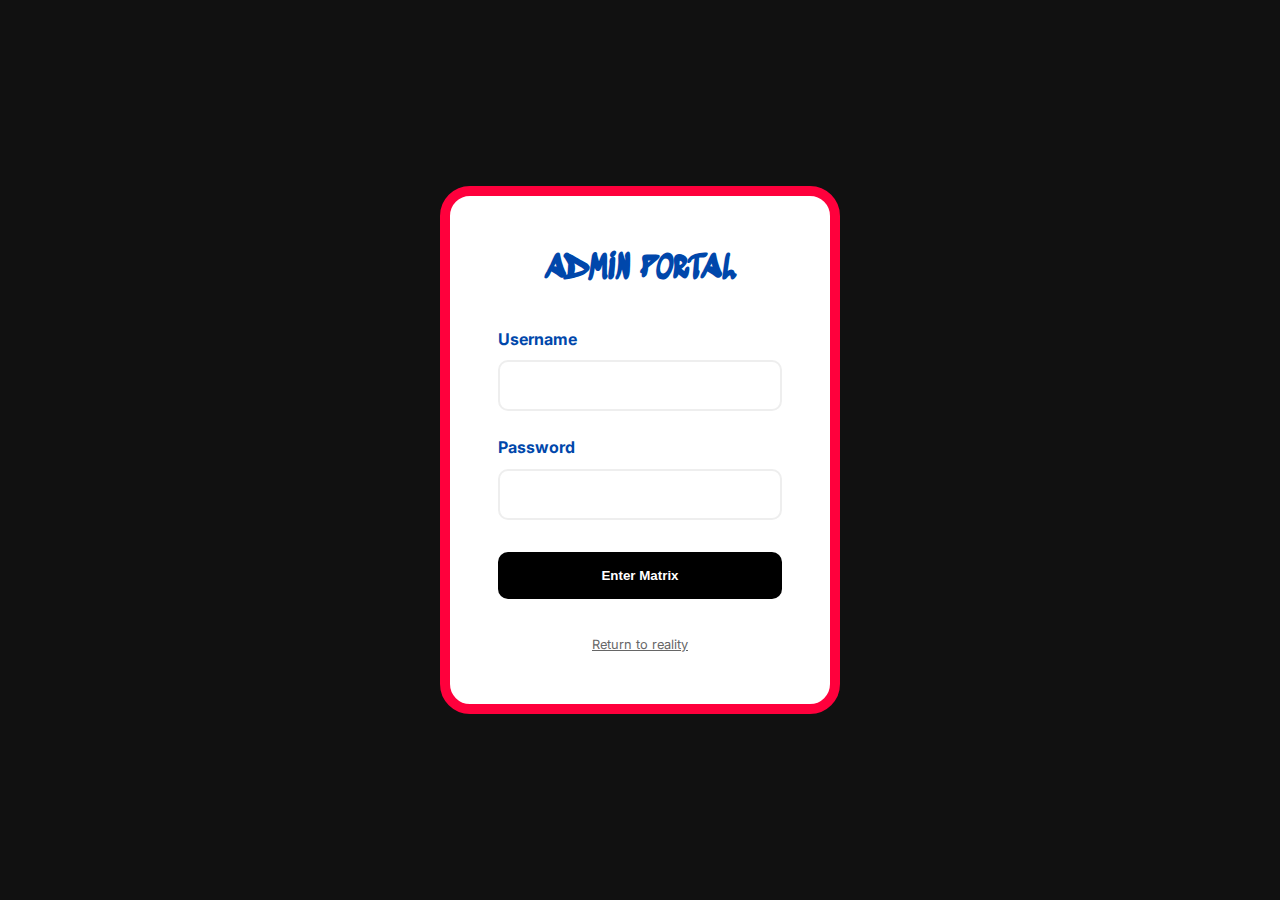
<file: admin-dashboard.html>
<!DOCTYPE html>
<html lang="en">

<head>
    <meta charset="UTF-8">
    <meta name="viewport" content="width=device-width, initial-scale=1.0">
    <title>Admin Command | Baked Phuket</title>
    <link href="https://fonts.googleapis.com/css2?family=Inter:wght@400;700&family=Sedgwick+Ave+Display&display=swap"
        rel="stylesheet">
    <link rel="stylesheet" href="style.css">
    <style>
        .admin-dashboard {
            padding: 50px 5%;
            background: #f0f0f0;
            min-height: 100vh;
        }

        .admin-nav {
            display: flex;
            gap: 2rem;
            margin-bottom: 3rem;
            padding: 1rem;
            background: white;
            border-radius: 15px;
            border: 2px solid var(--neon-blue);
        }

        .admin-nav button {
            background: none;
            border: none;
            font-family: var(--font-heading);
            font-size: 1.5rem;
            cursor: pointer;
            color: #666;
        }

        .admin-nav button.active {
            color: var(--neon-red);
        }

        .admin-section {
            display: none;
            background: white;
            padding: 2rem;
            border-radius: 30px;
            border: 5px solid var(--neon-red);
        }

        .admin-section.active {
            display: block;
        }

        table {
            width: 100%;
            border-collapse: collapse;
            margin-top: 1rem;
        }

        th,
        td {
            padding: 1rem;
            text-align: left;
            border-bottom: 1px solid #eee;
        }

        .btn-approve {
            background: #2ecc71;
            color: white;
            border: none;
            padding: 5px 10px;
            border-radius: 5px;
            cursor: pointer;
        }

        .btn-reject {
            background: #e74c3c;
            color: white;
            border: none;
            padding: 5px 10px;
            border-radius: 5px;
            cursor: pointer;
        }

        .btn-add {
            background: var(--neon-blue);
            color: white;
            border: none;
            padding: 5px 10px;
            border-radius: 5px;
            cursor: pointer;
        }

        .modal {
            display: none;
            position: fixed;
            top: 0;
            left: 0;
            width: 100%;
            height: 100%;
            background: rgba(0, 0, 0, 0.8);
            z-index: 4000;
            justify-content: center;
            align-items: center;
        }

        .modal-content {
            background: white;
            padding: 2rem;
            border-radius: 20px;
            width: 100%;
            max-width: 500px;
        }
    </style>
</head>

<body>
    <div class="admin-dashboard">
        <h1 style="font-family:var(--font-heading); font-size:4rem; margin-bottom:2rem; color:var(--text-color);">ADMIN
            COMMAND</h1>

        <div class="admin-nav">
            <button class="active" onclick="showAdminSection('members')">Manage Members</button>
            <button onclick="showAdminSection('orders')">Manage Purchases</button>
            <button onclick="logoutAdmin()" style="margin-left:auto; color:black;">Exit</button>
        </div>

        <!-- Members Management -->
        <section id="admin-members" class="admin-section active">
            <h2>Member Directory</h2>
            <table>
                <thead>
                    <tr>
                        <th>Member ID</th>
                        <th>Name</th>
                        <th>Email</th>
                        <th>Status</th>
                        <th>Actions</th>
                    </tr>
                </thead>
                <tbody id="admin-member-list"></tbody>
            </table>
        </section>

        <!-- Orders Management -->
        <section id="admin-orders" class="admin-section">
            <div style="display:flex; justify-content:space-between; align-items:center;">
                <h2>Recent Purchases</h2>
                <button class="btn-add" onclick="openOrderModal()">+ New Purchase</button>
            </div>
            <table>
                <thead>
                    <tr>
                        <th>Member ID</th>
                        <th>Date</th>
                        <th>Items</th>
                        <th>Total</th>
                        <th>Source</th>
                    </tr>
                </thead>
                <tbody id="admin-order-list"></tbody>
            </table>
        </section>
    </div>

    <!-- Add Purchase Modal -->
    <div class="modal" id="order-modal">
        <div class="modal-content">
            <h2 style="font-family:var(--font-heading); margin-bottom:1rem;">Add Shop Purchase</h2>
            <form id="new-order-form">
                <div style="margin-bottom:1rem;">
                    <label>Member ID</label><br>
                    <input type="text" id="order-member-id" placeholder="BKD-XXXX" required
                        style="width:100%; padding:0.5rem; margin-top:5px;">
                </div>
                <div style="margin-bottom:1rem;">
                    <label>Items Purchased</label><br>
                    <input type="text" id="order-items" placeholder="2x Cookies, 1x Tee" required
                        style="width:100%; padding:0.5rem; margin-top:5px;">
                </div>
                <div style="margin-bottom:1rem;">
                    <label>Total (THB)</label><br>
                    <input type="number" id="order-total" placeholder="1200" required
                        style="width:100%; padding:0.5rem; margin-top:5px;">
                </div>
                <div style="display:flex; gap:1rem;">
                    <button type="submit"
                        style="flex:1; padding:1rem; background:var(--neon-blue); color:white; border:none; border-radius:10px; cursor:pointer;">Assign
                        Purchase</button>
                    <button type="button" onclick="closeOrderModal()"
                        style="flex:1; padding:1rem; background:#eee; border:none; border-radius:10px; cursor:pointer;">Cancel</button>
                </div>
            </form>
        </div>
    </div>

    <script src="admin.js"></script>
    <script>
        document.addEventListener('DOMContentLoaded', () => {
            if (localStorage.getItem('isAdmin') !== 'true') { window.location.href = 'admin.html'; return; }
            renderMembers();
            renderAllOrders();
        });

        function showAdminSection(name) {
            document.querySelectorAll('.admin-section').forEach(s => s.classList.remove('active'));
            document.querySelectorAll('.admin-nav button').forEach(b => b.classList.remove('active'));
            document.getElementById(`admin-${name}`).classList.add('active');
            event.target.classList.add('active');
        }

        function openOrderModal() { document.getElementById('order-modal').style.display = 'flex'; }
        function closeOrderModal() { document.getElementById('order-modal').style.display = 'none'; }
        function logoutAdmin() { localStorage.removeItem('isAdmin'); window.location.href = 'index.html'; }
    </script>
</body>

</html>
</file>
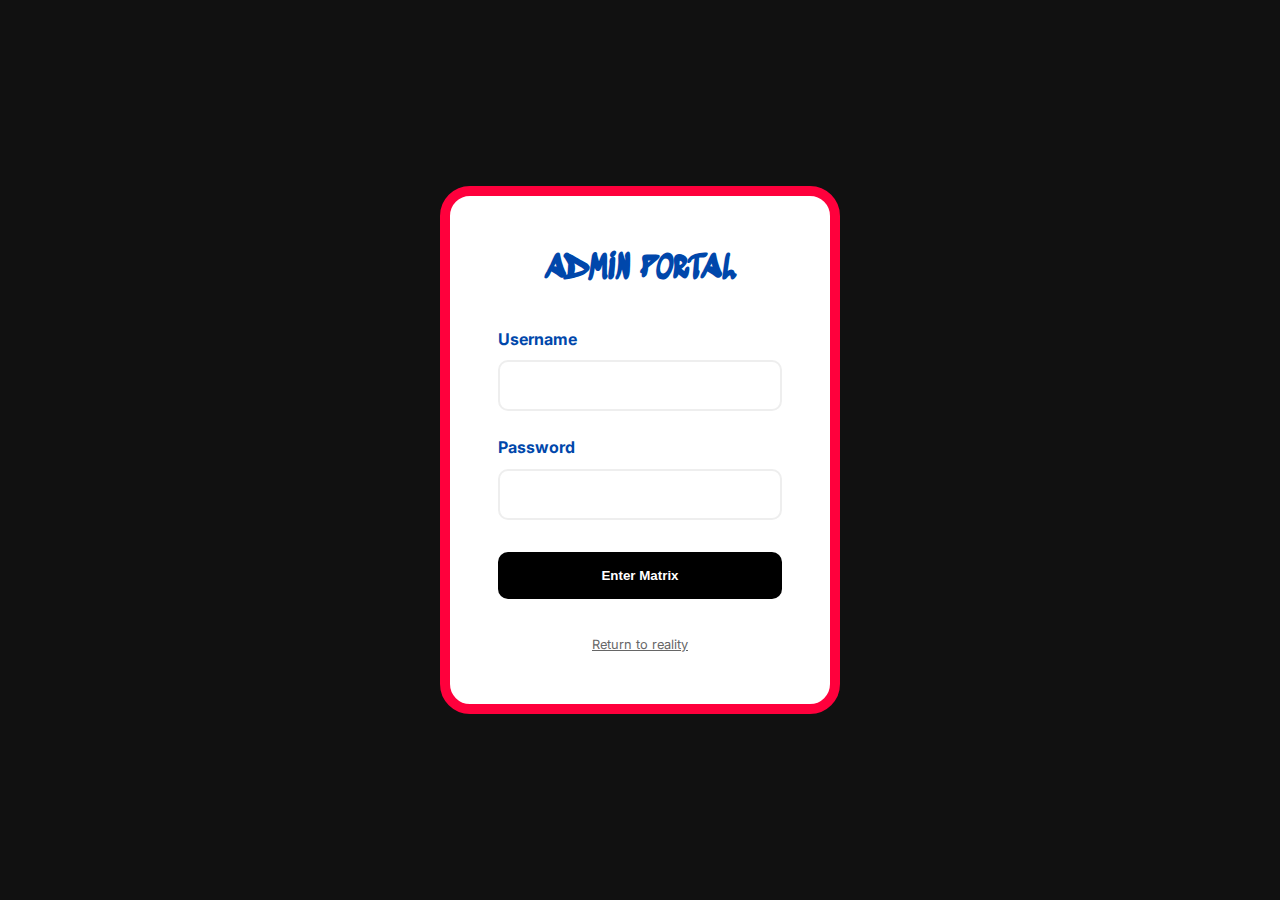
<file: admin.html>
<!DOCTYPE html>
<html lang="en">

<head>
    <meta charset="UTF-8">
    <meta name="viewport" content="width=device-width, initial-scale=1.0">
    <title>Admin Login | Baked Phuket</title>
    <link href="https://fonts.googleapis.com/css2?family=Inter:wght@400;700&family=Sedgwick+Ave+Display&display=swap"
        rel="stylesheet">
    <link rel="stylesheet" href="style.css">
    <style>
        .admin-auth-container {
            min-height: 100vh;
            display: flex;
            justify-content: center;
            align-items: center;
            background: #111;
        }

        .admin-card {
            background: white;
            padding: 3rem;
            border-radius: 30px;
            border: 10px solid var(--neon-red);
            width: 100%;
            max-width: 400px;
        }
    </style>
</head>

<body>
    <div class="admin-auth-container">
        <div class="admin-card">
            <h1 style="font-family:var(--font-heading); color:var(--neon-blue); margin-bottom:2rem; text-align:center;">
                ADMIN PORTAL</h1>
            <form id="admin-login-form">
                <div class="form-group" style="margin-bottom:1.5rem;">
                    <label style="display:block; margin-bottom:0.5rem; font-weight:bold;">Username</label>
                    <input type="text" id="admin-user"
                        style="width:100%; padding:1rem; border:2px solid #eee; border-radius:10px;" required>
                </div>
                <div class="form-group" style="margin-bottom:2rem;">
                    <label style="display:block; margin-bottom:0.5rem; font-weight:bold;">Password</label>
                    <input type="password" id="admin-pass"
                        style="width:100%; padding:1rem; border:2px solid #eee; border-radius:10px;" required>
                </div>
                <button type="submit"
                    style="width:100%; padding:1rem; background:black; color:white; border:none; border-radius:10px; font-weight:bold; cursor:pointer;">Enter
                    Matrix</button>
            </form>
            <p id="admin-error" style="color:red; margin-top:1rem; display:none; text-align:center;">Invalid
                Credentials!</p>
            <p style="margin-top:2rem; text-align:center;"><a href="index.html"
                    style="color:#666; font-size:0.8rem;">Return to reality</a></p>
        </div>
    </div>

    <script>
        document.getElementById('admin-login-form').addEventListener('submit', (e) => {
            e.preventDefault();
            const user = document.getElementById('admin-user').value;
            const pass = document.getElementById('admin-pass').value;
            const error = document.getElementById('admin-error');

            if (user === 'admin' && pass === 'admin') {
                localStorage.setItem('isAdmin', 'true');
                window.location.href = 'admin-dashboard.html';
            } else {
                error.style.display = 'block';
            }
        });
    </script>
</body>

</html>
</file>
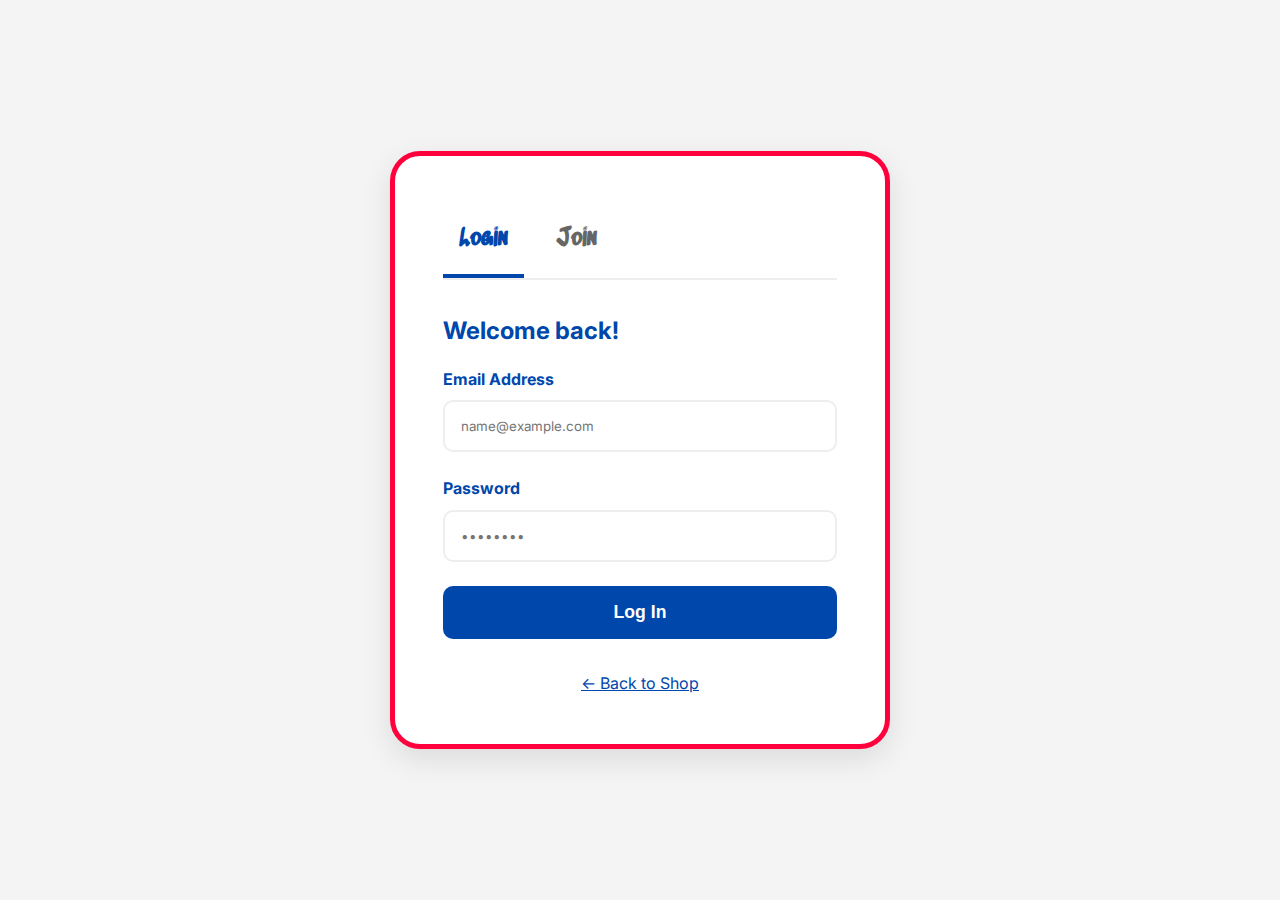
<file: auth.html>
<!DOCTYPE html>
<html lang="en">

<head>
    <meta charset="UTF-8">
    <meta name="viewport" content="width=device-width, initial-scale=1.0">
    <title>Member Access | Baked Phuket</title>
    <link rel="preconnect" href="https://fonts.googleapis.com">
    <link rel="preconnect" href="https://fonts.gstatic.com" crossorigin>
    <link href="https://fonts.googleapis.com/css2?family=Inter:wght@400;700&family=Sedgwick+Ave+Display&display=swap"
        rel="stylesheet">
    <link rel="stylesheet" href="style.css">
    <style>
        .auth-container {
            min-height: 100vh;
            display: flex;
            justify-content: center;
            align-items: center;
            padding: 2rem;
            background: #f4f4f4;
        }

        .auth-card {
            background: white;
            padding: 3rem;
            border-radius: 30px;
            border: 5px solid var(--neon-red);
            width: 100%;
            max-width: 500px;
            box-shadow: 0 10px 30px rgba(0, 0, 0, 0.1);
        }

        .auth-tabs {
            display: flex;
            gap: 1rem;
            margin-bottom: 2rem;
            border-bottom: 2px solid #eee;
        }

        .auth-tab {
            padding: 1rem;
            cursor: pointer;
            font-weight: bold;
            color: #666;
            font-family: var(--font-heading);
            font-size: 1.5rem;
        }

        .auth-tab.active {
            color: var(--neon-blue);
            border-bottom: 4px solid var(--neon-blue);
        }

        .form-group {
            margin-bottom: 1.5rem;
        }

        .form-group label {
            display: block;
            margin-bottom: 0.5rem;
            font-weight: 700;
            color: var(--text-color);
        }

        .form-group input {
            width: 100%;
            padding: 1rem;
            border: 2px solid #eee;
            border-radius: 10px;
            font-family: inherit;
        }

        .auth-btn {
            width: 100%;
            padding: 1rem;
            background: var(--neon-blue);
            color: white;
            border: none;
            border-radius: 10px;
            font-weight: bold;
            font-size: 1.1rem;
            cursor: pointer;
            transition: 0.3s;
        }

        .auth-btn:hover {
            transform: scale(1.02);
            filter: brightness(1.1);
        }
    </style>
</head>

<body>
    <div class="auth-container">
        <div class="auth-card">
            <div class="auth-tabs">
                <div class="auth-tab active" id="tab-login" onclick="switchAuth('login')">Login</div>
                <div class="auth-tab" id="tab-join" onclick="switchAuth('join')">Join</div>
            </div>

            <form id="login-form">
                <h2 style="color:var(--text-color); margin-bottom:1rem;">Welcome back!</h2>
                <div class="form-group">
                    <label>Email Address</label>
                    <input type="email" id="login-email" required placeholder="name@example.com">
                </div>
                <div class="form-group">
                    <label>Password</label>
                    <input type="password" id="login-pass" required placeholder="••••••••">
                </div>
                <button type="submit" class="auth-btn">Log In</button>
            </form>

            <form id="join-form" style="display:none;">
                <h2 style="color:var(--text-color); margin-bottom:1rem;">Become a Member</h2>
                <div class="form-group">
                    <label>Full Name</label>
                    <input type="text" id="join-name" required placeholder="John Doe">
                </div>
                <div class="form-group">
                    <label>Email Address</label>
                    <input type="email" id="join-email" required placeholder="name@example.com">
                </div>
                <div class="form-group">
                    <label>Passport / ID Number</label>
                    <input type="text" id="join-id-number" required placeholder="G12345678">
                    <small style="color: #888;">Legal requirement for cannabis purchases in Thailand.</small>
                </div>
                <div class="form-group">
                    <label>Upload Passport/ID Photo</label>
                    <div style="border: 2px dashed #ccc; padding: 10px; border-radius: 10px; text-align: center;">
                        <input type="file" id="join-id-photo" required accept="image/*"
                            style="border: none; padding: 0;">
                    </div>
                </div>
                <div class="form-group">
                    <label>Password</label>
                    <input type="password" id="join-pass" required placeholder="••••••••">
                </div>
                <button type="submit" class="auth-btn" style="background:var(--neon-red);">Sign Up</button>
            </form>

            <p style="margin-top:2rem; text-align:center;"><a href="index.html" style="color:var(--text-color);">← Back
                    to Shop</a></p>
        </div>
    </div>

    <script src="user.js"></script>
    <script>
        function switchAuth(type) {
            const loginForm = document.getElementById('login-form');
            const joinForm = document.getElementById('join-form');
            const tabLogin = document.getElementById('tab-login');
            const tabJoin = document.getElementById('tab-join');

            if (type === 'login') {
                loginForm.style.display = 'block';
                joinForm.style.display = 'none';
                tabLogin.classList.add('active');
                tabJoin.classList.remove('active');
            } else {
                loginForm.style.display = 'none';
                joinForm.style.display = 'block';
                tabLogin.classList.remove('active');
                tabJoin.classList.add('active');
            }
        }
    </script>
</body>

</html>
</file>
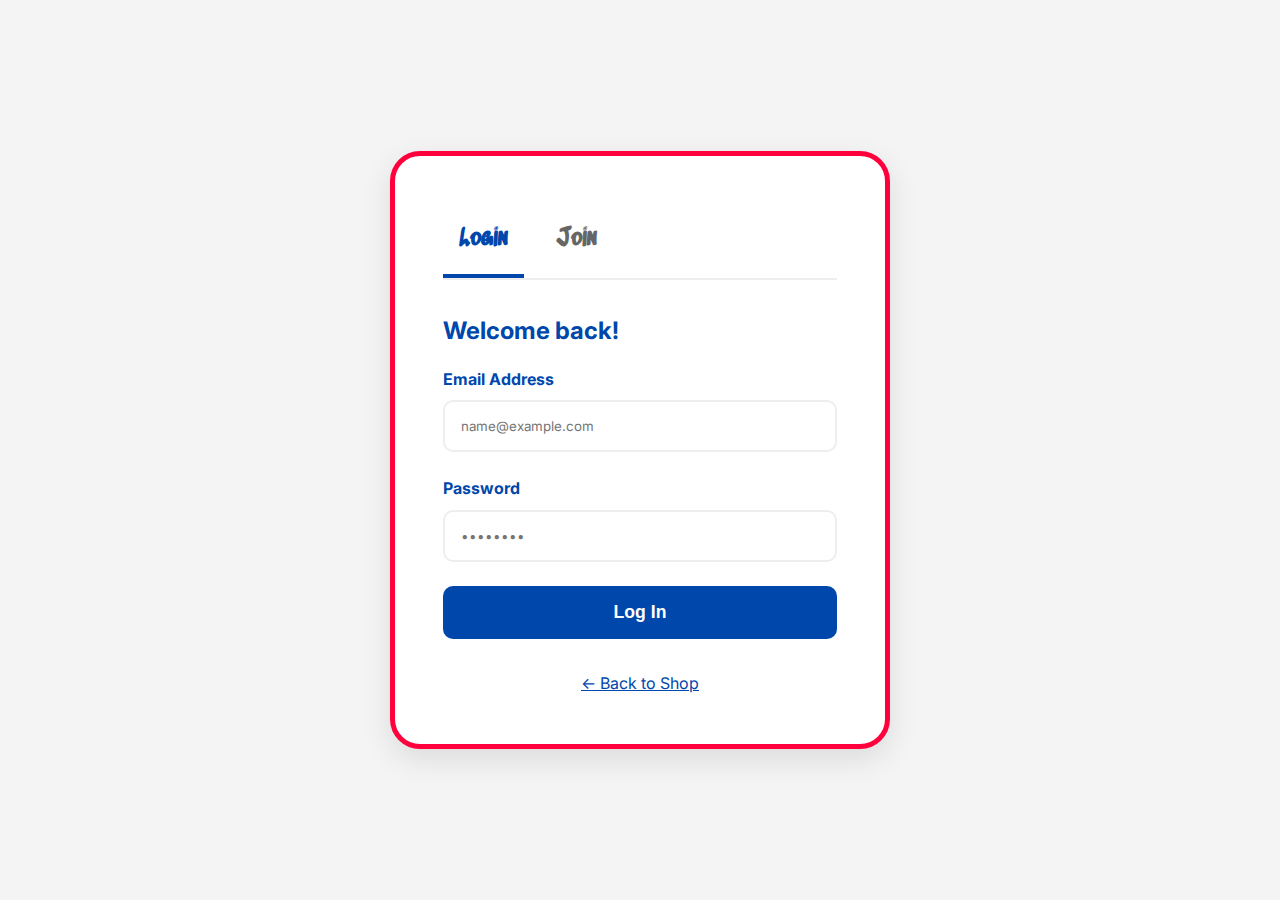
<file: dashboard.html>
<!DOCTYPE html>
<html lang="en">

<head>
    <meta charset="UTF-8">
    <meta name="viewport" content="width=device-width, initial-scale=1.0">
    <title>Member Dashboard | Baked Phuket</title>
    <link href="https://fonts.googleapis.com/css2?family=Inter:wght@400;700&family=Sedgwick+Ave+Display&display=swap"
        rel="stylesheet">
    <link rel="stylesheet" href="style.css">
    <style>
        :root {
            --dashboard-bg: #0a0a0a;
            --card-bg: #1a1a1a;
            --border-color: #333;
        }

        body {
            background-color: var(--dashboard-bg);
            color: #fff;
        }

        .dashboard-container {
            padding: 80px 5%;
            min-height: 100vh;
        }

        .dashboard-header {
            display: flex;
            justify-content: space-between;
            align-items: center;
            margin-bottom: 2rem;
            padding-bottom: 1rem;
            border-bottom: 1px solid var(--border-color);
        }

        .member-header-info h1 {
            font-family: var(--font-heading);
            font-size: 2.5rem;
            color: var(--neon-red);
        }

        .member-id-badge {
            background: var(--neon-blue);
            color: white;
            padding: 8px 16px;
            border-radius: 50px;
            font-weight: bold;
            font-size: 1rem;
            box-shadow: 0 0 15px rgba(0, 243, 255, 0.3);
        }

        /* Tabs Interface */
        .dash-tabs {
            display: flex;
            gap: 1rem;
            margin-bottom: 2rem;
            border-bottom: 1px solid var(--border-color);
            padding-bottom: 10px;
        }

        .tab-btn {
            background: none;
            border: none;
            color: #888;
            font-size: 1.1rem;
            font-weight: bold;
            cursor: pointer;
            padding: 10px 20px;
            transition: 0.3s;
            position: relative;
        }

        .tab-btn.active {
            color: var(--neon-red);
        }

        .tab-btn.active::after {
            content: '';
            position: absolute;
            bottom: -11px;
            left: 0;
            width: 100%;
            height: 3px;
            background: var(--neon-red);
            box-shadow: 0 0 10px var(--neon-red);
        }

        .tab-content {
            display: none;
        }

        .tab-content.active {
            display: block;
            animation: fadeIn 0.5s ease;
        }

        @keyframes fadeIn {
            from {
                opacity: 0;
                transform: translateY(10px);
            }

            to {
                opacity: 1;
                transform: translateY(0);
            }
        }

        /* Stats Grid */
        .stats-grid {
            display: grid;
            grid-template-columns: repeat(auto-fit, minmax(200px, 1fr));
            gap: 1.5rem;
            margin-bottom: 2rem;
        }

        .stat-card {
            background: var(--card-bg);
            padding: 1.5rem;
            border-radius: 15px;
            border: 1px solid var(--border-color);
            text-align: center;
        }

        .stat-card h3 {
            color: #888;
            font-size: 0.9rem;
            text-transform: uppercase;
            margin-bottom: 0.5rem;
        }

        .stat-card .value {
            font-size: 2rem;
            font-weight: bold;
            color: var(--neon-blue);
        }

        /* History Table */
        .purchase-table-container {
            background: var(--card-bg);
            padding: 1.5rem;
            border-radius: 15px;
            border: 1px solid var(--border-color);
            overflow-x: auto;
        }

        table {
            width: 100%;
            border-collapse: collapse;
        }

        th,
        td {
            padding: 1rem;
            text-align: left;
            border-bottom: 1px solid var(--border-color);
        }

        th {
            color: #888;
            font-weight: bold;
        }

        .source-tag {
            padding: 4px 8px;
            border-radius: 4px;
            font-size: 0.75rem;
            text-transform: uppercase;
            font-weight: 700;
        }

        .tag-shop {
            background: #1565c0;
            color: white;
        }

        .tag-online {
            background: #7b1fa2;
            color: white;
        }

        .tag-delivery {
            background: var(--neon-red);
            color: white;
        }

        /* Delivery Section */
        .delivery-grid {
            display: grid;
            grid-template-columns: repeat(auto-fill, minmax(280px, 1fr));
            gap: 2rem;
        }

        .delivery-card {
            background: var(--card-bg);
            border-radius: 20px;
            overflow: hidden;
            border: 1px solid var(--border-color);
            transition: 0.3s;
            position: relative;
        }

        .delivery-card:hover {
            transform: translateY(-5px);
            border-color: var(--neon-red);
            box-shadow: 0 5px 20px rgba(255, 49, 49, 0.2);
        }

        .delivery-card img {
            width: 100%;
            height: 200px;
            object-fit: cover;
            filter: grayscale(0.5);
            transition: 0.3s;
        }

        .delivery-card:hover img {
            filter: grayscale(0);
        }

        .card-info {
            padding: 1.5rem;
        }

        .card-info h3 {
            font-size: 1.5rem;
            margin-bottom: 0.5rem;
            font-family: var(--font-heading);
        }

        .card-info p {
            color: #aaa;
            font-size: 0.9rem;
            line-height: 1.4;
            height: 2.8rem;
            overflow: hidden;
            margin-bottom: 1rem;
        }

        .card-footer {
            display: flex;
            justify-content: space-between;
            align-items: center;
        }

        .price {
            font-size: 1.3rem;
            font-weight: bold;
            color: var(--neon-blue);
        }

        .btn-add {
            background: var(--neon-red);
            color: white;
            border: none;
            padding: 8px 15px;
            border-radius: 5px;
            cursor: pointer;
            font-weight: bold;
            transition: 0.3s;
        }

        .btn-add:hover {
            background: #ff4d4d;
            box-shadow: 0 0 10px var(--neon-red);
        }

        /* Cart Sidebar */
        .cart-toggle {
            position: fixed;
            bottom: 30px;
            right: 30px;
            background: var(--neon-red);
            color: white;
            width: 60px;
            height: 60px;
            border-radius: 50%;
            display: flex;
            justify-content: center;
            align-items: center;
            cursor: pointer;
            box-shadow: 0 5px 20px rgba(0, 0, 0, 0.5);
            z-index: 100;
            font-size: 1.5rem;
        }

        #cart-count {
            position: absolute;
            top: 0;
            right: 0;
            background: white;
            color: var(--neon-red);
            font-size: 0.8rem;
            font-weight: bold;
            width: 20px;
            height: 20px;
            border-radius: 50%;
            display: flex;
            justify-content: center;
            align-items: center;
        }

        .cart-panel {
            position: fixed;
            top: 0;
            right: -400px;
            width: 400px;
            height: 100%;
            background: #111;
            box-shadow: -10px 0 30px rgba(0, 0, 0, 0.5);
            z-index: 101;
            transition: 0.4s cubic-bezier(0.16, 1, 0.3, 1);
            padding: 2rem;
            display: flex;
            flex-direction: column;
        }

        .cart-panel.open {
            right: 0;
        }

        .cart-header {
            display: flex;
            justify-content: space-between;
            align-items: center;
            margin-bottom: 2rem;
        }

        .close-cart {
            font-size: 2rem;
            cursor: pointer;
        }

        .cart-items {
            flex-grow: 1;
            overflow-y: auto;
        }

        .cart-item {
            display: flex;
            justify-content: space-between;
            align-items: center;
            margin-bottom: 1rem;
            padding-bottom: 1rem;
            border-bottom: 1px solid #222;
        }

        .cart-item-info h4 {
            margin: 0;
            font-size: 1rem;
        }

        .cart-item-info p {
            margin: 0;
            color: #888;
            font-size: 0.85rem;
        }

        .cart-total {
            margin-top: 1rem;
            padding-top: 1rem;
            border-top: 2px solid var(--neon-blue);
        }

        .total-row {
            display: flex;
            justify-content: space-between;
            font-size: 1.5rem;
            font-weight: bold;
            margin-bottom: 1.5rem;
        }

        .btn-checkout {
            width: 100%;
            padding: 15px;
            background: var(--neon-blue);
            color: white;
            border: none;
            border-radius: 10px;
            font-weight: bold;
            font-size: 1.1rem;
            cursor: pointer;
            transition: 0.3s;
        }

        .btn-checkout:hover {
            box-shadow: 0 0 20px var(--neon-blue);
        }

        /* Payment Modal */
        .modal {
            position: fixed;
            top: 0;
            left: 0;
            width: 100%;
            height: 100%;
            background: rgba(0, 0, 0, 0.9);
            z-index: 200;
            display: none;
            justify-content: center;
            align-items: center;
        }

        .modal-content {
            background: #1a1a1a;
            width: 90%;
            max-width: 500px;
            border-radius: 20px;
            border: 1px solid #333;
            padding: 2.5rem;
            position: relative;
        }

        .payment-options {
            display: grid;
            grid-template-columns: 1fr 1fr;
            gap: 1rem;
            margin-bottom: 2rem;
        }

        .pay-opt {
            border: 2px solid #333;
            padding: 1.5rem;
            border-radius: 15px;
            text-align: center;
            cursor: pointer;
            transition: 0.3s;
        }

        .pay-opt:hover,
        .pay-opt.selected {
            border-color: var(--neon-red);
            background: rgba(255, 49, 49, 0.1);
        }

        .pay-opt i {
            font-size: 2rem;
            display: block;
            margin-bottom: 10px;
        }

        .crypto-details {
            display: none;
            text-align: center;
            animation: fadeIn 0.5s;
        }

        .wallet-addr {
            background: #000;
            padding: 10px;
            border-radius: 5px;
            font-family: monospace;
            word-break: break-all;
            margin: 1rem 0;
            color: var(--neon-blue);
        }

        .qr-placeholder {
            width: 150px;
            height: 150px;
            background: white;
            margin: 1rem auto;
            display: flex;
            justify-content: center;
            align-items: center;
            color: black;
            font-weight: bold;
        }

        .loading-dots:after {
            content: '.';
            animation: dots 1.5s steps(5, end) infinite;
        }

        @keyframes dots {

            0%,
            20% {
                content: '.';
            }

            40% {
                content: '..';
            }

            60% {
                content: '...';
            }

            80%,
            100% {
                content: '';
            }
        }
    </style>
</head>

<body>
    <div class="dashboard-container">
        <!-- Header -->
        <div class="dashboard-header">
            <div class="member-header-info">
                <h1 id="welcome-name">Yo!</h1>
                <p>Status: <span id="member-status" style="font-weight:bold;">Active</span></p>
            </div>
            <div style="text-align:right;">
                <div class="member-id-badge" id="member-id-display">ID: BKD-000</div>
                <button onclick="logout()"
                    style="margin-top:10px; cursor:pointer; background:none; border:none; text-decoration:underline; color:#888;">Log
                    Out</button>
            </div>
        </div>

        <!-- Tabs -->
        <div class="dash-tabs">
            <button class="tab-btn active" onclick="switchTab('overview')">Account Overview</button>
            <button class="tab-btn" onclick="switchTab('delivery')">Order Delivery</button>
        </div>

        <!-- Overview Content -->
        <div id="overview-tab" class="tab-content active">
            <div class="stats-grid">
                <div class="stat-card">
                    <h3>Total Purchases</h3>
                    <div class="value" id="total-orders">0</div>
                </div>
                <div class="stat-card">
                    <h3>Points Earned</h3>
                    <div class="value" id="member-points">0</div>
                </div>
                <div class="stat-card">
                    <h3>Latest Item</h3>
                    <div class="value" id="latest-item" style="font-size:1.2rem;">None</div>
                </div>
            </div>

            <h2 style="font-family: var(--font-heading); margin-bottom: 1.5rem; font-size: 2rem;">Recent Activity</h2>
            <div class="purchase-table-container">
                <table>
                    <thead>
                        <tr>
                            <th>Date</th>
                            <th>Order ID</th>
                            <th>Items</th>
                            <th>Total</th>
                            <th>Source</th>
                        </tr>
                    </thead>
                    <tbody id="purchase-history-body">
                        <!-- Purchases will be populated here -->
                    </tbody>
                </table>
            </div>
        </div>

        <!-- Delivery Content -->
        <div id="delivery-tab" class="tab-content">
            <div style="margin-bottom: 2rem;">
                <h2 style="font-family: var(--font-heading); font-size: 2.5rem; color: var(--neon-blue);">Baked Delivery
                </h2>
                <p style="color: #888;">Premium strains & edibles delivered to your door in Phuket.</p>
            </div>

            <div class="delivery-grid" id="delivery-menu">
                <!-- Products will be populated here -->
            </div>
        </div>

        <p style="margin-top:3rem; text-align:center;"><a href="index.html"
                style="color:var(--neon-blue); text-decoration: none;">← Back to Main Page</a></p>
    </div>

    <!-- Cart Sidebar -->
    <div class="cart-toggle" onclick="toggleCart()">
        🛍️ <div id="cart-count">0</div>
    </div>

    <div class="cart-panel" id="cart-panel">
        <div class="cart-header">
            <h2 style="font-family: var(--font-heading); margin: 0;">Your Bag</h2>
            <div class="close-cart" onclick="toggleCart()">&times;</div>
        </div>
        <div class="cart-items" id="cart-items-list">
            <!-- Cart items here -->
            <p style="text-align: center; color: #555; margin-top: 3rem;">Your bag is empty.</p>
        </div>
        <div class="cart-total">
            <div class="total-row">
                <span>Total</span>
                <span id="cart-total-value">THB 0</span>
            </div>
            <button class="btn-checkout" id="checkout-btn" disabled onclick="openPaymentModal()">Checkout Now</button>
        </div>
    </div>

    <!-- Payment Modal -->
    <div id="payment-modal" class="modal">
        <div class="modal-content">
            <div style="position:absolute; top: 15px; right: 20px; font-size: 1.5rem; cursor: pointer;"
                onclick="closeModal()">×</div>
            <h2 style="font-family: var(--font-heading); margin-bottom: 0.5rem; color: var(--neon-red);">Finalize Order
            </h2>
            <p style="color: #888; margin-bottom: 2rem;">How would you like to pay?</p>

            <div class="payment-options">
                <div class="pay-opt" id="opt-cod" onclick="selectPayment('cod')">
                    <i>💵</i>
                    <span>Cash on Delivery</span>
                </div>
                <div class="pay-opt" id="opt-crypto" onclick="selectPayment('crypto')">
                    <i>₿</i>
                    <span>Pay with Crypto</span>
                </div>
            </div>

            <div id="cod-details" class="crypto-details">
                <p>Please have the exact amount ready for the rider.</p>
                <div class="total-row" style="margin-top:20px; justify-content:center; gap: 10px;">
                    <span style="font-size:1rem; color:#888;">Total Due:</span>
                    <span id="pay-total-cod" style="font-size:1.2rem; color:var(--neon-blue);">THB 0</span>
                </div>
                <button class="btn-checkout" style="margin-top:20px;" onclick="placeOrder('cod')">Confirm Order</button>
            </div>

            <div id="crypto-details" class="crypto-details">
                <p>Send precisely the USDT equivalent to:</p>
                <div class="wallet-addr" id="wallet-address">0xBB4...880F</div>
                <div class="qr-placeholder" id="qr-display">QR CODE</div>
                <p style="font-size: 0.8rem; color: #888;">Network: TRON (TRC-20)</p>
                <div style="margin: 1rem 0; font-weight: bold; color: var(--neon-red);" class="loading-dots">
                    Verifying transaction
                </div>
                <button class="btn-checkout" style="opacity: 0.5; cursor: not-allowed;">Awaiting Payment...</button>
            </div>

            <div id="success-message" class="crypto-details">
                <h3 style="color: #4CAF50; font-size: 2rem;">Order Received!</h3>
                <p>Your exotics are being prepared for delivery.</p>
                <p style="margin-top: 1rem;">Tracking ID: <span id="new-order-id"
                        style="font-weight: bold; color: var(--neon-blue);">#000000</span></p>
                <button class="btn-checkout" style="margin-top: 2rem; background: #4CAF50;"
                    onclick="location.reload()">Great!</button>
            </div>
        </div>
    </div>

    <!-- Scripts -->
    <script src="products.js"></script>
    <script src="user.js"></script>
    <script>
        // Tab switching
        function switchTab(tab) {
            document.querySelectorAll('.tab-btn').forEach(b => b.classList.remove('active'));
            document.querySelectorAll('.tab-content').forEach(c => c.classList.remove('active'));

            if (tab === 'overview') {
                document.querySelector('.tab-btn:nth-child(1)').classList.add('active');
                document.getElementById('overview-tab').classList.add('active');
            } else {
                document.querySelector('.tab-btn:nth-child(2)').classList.add('active');
                document.getElementById('delivery-tab').classList.add('active');
                renderDeliveryMenu();
            }
        }

        // Dashboard logic
        document.addEventListener('DOMContentLoaded', () => {
            const user = JSON.parse(localStorage.getItem('currentUser'));
            if (!user) {
                window.location.href = 'auth.html';
                return;
            }

            document.getElementById('welcome-name').innerText = `Yo, ${user.name}!`;
            document.getElementById('member-id-display').innerText = `ID: ${user.memberId}`;
            document.getElementById('member-status').innerText = user.status;
            document.getElementById('member-status').style.color = user.status === 'Approved' ? '#4CAF50' : 'orange';

            renderPurchases();
        });

        function renderPurchases() {
            const user = JSON.parse(localStorage.getItem('currentUser'));
            const historyBody = document.getElementById('purchase-history-body');
            const orders = user.purchases || [];

            document.getElementById('total-orders').innerText = orders.length;
            document.getElementById('member-points').innerText = orders.length * 10;

            if (orders.length > 0) {
                document.getElementById('latest-item').innerText = orders[orders.length - 1].items;
            }

            if (orders.length === 0) {
                historyBody.innerHTML = '<tr><td colspan="5" style="text-align:center;">No activity found yet.</td></tr>';
                return;
            }

            historyBody.innerHTML = orders.map(order => `
                <tr>
                    <td>${order.date}</td>
                    <td>#${order.orderId}</td>
                    <td>${order.items}</td>
                    <td>THB ${order.total}</td>
                    <td><span class="source-tag tag-${order.source}">${order.source}</span></td>
                </tr>
            `).reverse().join('');
        }

        // Delivery Menu Rendering
        function renderDeliveryMenu() {
            const menu = document.getElementById('delivery-menu');
            menu.innerHTML = deliveryProducts.map(prod => `
                <div class="delivery-card">
                    <img src="${prod.image}" alt="${prod.name}">
                    <div class="card-info">
                        <h3>${prod.name}</h3>
                        <p>${prod.description}</p>
                        <div class="card-footer">
                            <span class="price">THB ${prod.price}</span>
                            <button class="btn-add" onclick="addToCart(${prod.id})">Add to Bag</button>
                        </div>
                    </div>
                </div>
            `).join('');
        }

        // Cart Logic
        let cart = [];

        function toggleCart() {
            document.getElementById('cart-panel').classList.toggle('open');
        }

        function addToCart(productId) {
            const product = deliveryProducts.find(p => p.id === productId);
            cart.push(product);
            updateCart();

            // Show feedback
            const btn = event.target;
            const originalText = btn.innerText;
            btn.innerText = 'Added! ✓';
            btn.style.background = '#4CAF50';
            setTimeout(() => {
                btn.innerText = originalText;
                btn.style.background = 'var(--neon-red)';
            }, 2000);
        }

        function updateCart() {
            const list = document.getElementById('cart-items-list');
            const totalVal = document.getElementById('cart-total-value');
            const count = document.getElementById('cart-count');
            const checkoutBtn = document.getElementById('checkout-btn');

            count.innerText = cart.length;

            if (cart.length === 0) {
                list.innerHTML = '<p style="text-align: center; color: #555; margin-top: 3rem;">Your bag is empty.</p>';
                totalVal.innerText = 'THB 0';
                checkoutBtn.disabled = true;
                return;
            }

            checkoutBtn.disabled = false;
            let total = 0;
            list.innerHTML = cart.map((item, index) => {
                total += item.price;
                return `
                    <div class="cart-item">
                        <div class="cart-item-info">
                            <h4>${item.name}</h4>
                            <p>THB ${item.price}</p>
                        </div>
                        <span style="cursor:pointer;" onclick="removeFromCart(${index})">🗑️</span>
                    </div>
                `;
            }).join('');

            totalVal.innerText = `THB ${total}`;
        }

        function removeFromCart(index) {
            cart.splice(index, 1);
            updateCart();
        }

        // Payment logic
        function openPaymentModal() {
            let total = 0;
            cart.forEach(item => total += item.price);
            document.getElementById('pay-total-cod').innerText = `THB ${total}`;
            document.getElementById('payment-modal').style.display = 'flex';
        }

        function closeModal() {
            document.getElementById('payment-modal').style.display = 'none';
        }

        function selectPayment(type) {
            document.querySelectorAll('.pay-opt').forEach(o => o.classList.remove('selected'));
            document.querySelectorAll('.crypto-details').forEach(d => d.style.display = 'none');

            if (type === 'cod') {
                document.getElementById('opt-cod').classList.add('selected');
                document.getElementById('cod-details').style.display = 'block';
            } else {
                document.getElementById('opt-crypto').classList.add('selected');
                document.getElementById('crypto-details').style.display = 'block';

                // Simulate crypto verification
                setTimeout(() => {
                    placeOrder('crypto');
                }, 8000);
            }
        }

        function placeOrder(method) {
            const user = JSON.parse(localStorage.getItem('currentUser'));
            const orderId = Math.floor(100000 + Math.random() * 900000);
            let total = 0;
            const itemsNames = cart.map(i => i.name).join(', ');
            cart.forEach(i => total += i.price);

            const newOrder = {
                orderId: orderId,
                date: new Date().toLocaleDateString(),
                items: itemsNames,
                total: total,
                source: 'delivery'
            };

            // Update user in baked_members
            let members = JSON.parse(localStorage.getItem('baked_members'));
            const index = members.findIndex(m => m.email === user.email);
            if (!members[index].purchases) members[index].purchases = [];
            members[index].purchases.push(newOrder);

            localStorage.setItem('baked_members', JSON.stringify(members));
            localStorage.setItem('currentUser', JSON.stringify(members[index]));

            // Switch UI to success
            document.querySelectorAll('.crypto-details').forEach(d => d.style.display = 'none');
            document.getElementById('success-message').style.display = 'block';
            document.getElementById('new-order-id').innerText = `#${orderId}`;

            // Clear cart
            cart = [];
            updateCart();
        }

        function logout() {
            localStorage.removeItem('currentUser');
            window.location.href = 'index.html';
        }
    </script>
</body>

</html>
</file>
<file: style.css>
:root {
    --bg-color: #ffffff;
    --text-color: #0047AB;
    /* Cobalt Blue */
    --neon-blue: #0047AB;
    --neon-red: #ff003c;
    --neon-green: #2ecc71;
    --neon-yellow: #f1c40f;
    --accent-color: var(--neon-blue);
    --font-heading: 'Sedgwick Ave Display', 'Rock Salt', cursive;
    --font-body: 'Inter', sans-serif;
}

* {
    margin: 0;
    padding: 0;
    box-sizing: border-box;
}

html {
    scroll-behavior: smooth;
}

body {
    background-color: var(--bg-color);
    color: var(--text-color);
    font-family: var(--font-body);
    overflow-x: hidden;
    line-height: 1.6;
}

/* Loading Screen */
.loading-screen {
    position: fixed;
    top: 0;
    left: 0;
    width: 100%;
    height: 100vh;
    background: black;
    z-index: 9999;
    display: flex;
    justify-content: center;
    align-items: center;
    transition: opacity 1s ease-in-out, visibility 1s;
}

.loading-screen video {
    width: 100%;
    height: 100%;
    object-fit: cover;
}

.skip-btn {
    position: absolute;
    bottom: 40px;
    right: 40px;
    color: white;
    font-family: var(--font-heading);
    font-size: 1.2rem;
    cursor: pointer;
    border: 2px solid white;
    padding: 10px 20px;
    background: rgba(0, 0, 0, 0.5);
    z-index: 10000;
    transition: 0.3s;
}

.skip-btn:hover {
    background: var(--neon-red);
    border-color: var(--neon-red);
    transform: scale(1.1);
}

.loading-screen.hidden {
    opacity: 0;
    visibility: hidden;
}

/* Smoke Overlay Animation */
.smoke-overlay {
    position: fixed;
    top: 0;
    left: 0;
    width: 100%;
    height: 100%;
    background: radial-gradient(circle at 50% 50%, rgba(0, 0, 0, 0.03) 0%, transparent 70%);
    pointer-events: none;
    z-index: 100;
    animation: smoke-drift 20s infinite linear;
}

@keyframes smoke-drift {
    0% {
        transform: translate(0, 0) scale(1);
    }

    50% {
        transform: translate(5%, 5%) scale(1.1);
    }

    100% {
        transform: translate(0, 0) scale(1);
    }
}

/* Header & Nav */
header {
    position: fixed;
    top: 0;
    width: 100%;
    padding: 1.5rem 5%;
    z-index: 1000;
    background: linear-gradient(to bottom, rgba(255, 255, 255, 0.9), transparent);
    pointer-events: none;
    /* Allow clicks to pass through giant header area */
}

nav {
    display: flex;
    justify-content: space-between;
    align-items: flex-start;
    /* Align links to top of logo */
    padding-top: 10px;
}

.logo {
    position: relative;
    z-index: 2000;
    pointer-events: none;
    /* Let clicks pass through empty space around logo */
}

.logo-img {
    height: 650px;
    filter: drop-shadow(0 0 40px var(--neon-blue));
    transition: 0.3s;
    margin-top: -180px;
    /* Pull the logo up significantly to align with buttons */
    pointer-events: auto;
}

.logo-img:hover {
    transform: scale(1.1);
}

@keyframes flicker {

    0%,
    18%,
    22%,
    25%,
    53%,
    57%,
    100% {
        text-shadow: 0 0 10px var(--neon-blue), 0 0 20px var(--neon-blue);
    }

    20%,
    24%,
    55% {
        text-shadow: none;
    }
}

.nav-links {
    display: flex;
    align-items: center;
    margin-top: 0;
    /* Remove manual offset */
    pointer-events: auto;
    /* Re-enable for the navigation area */
}

.nav-links a {
    color: var(--text-color);
    text-decoration: none;
    margin-left: 2rem;
    font-weight: 700;
    font-size: 1.1rem;
    text-transform: uppercase;
    transition: 0.3s;
}

.nav-links a:hover {
    color: var(--neon-red);
    text-shadow: 0 0 5px var(--neon-red);
}

.nav-btn-join {
    background: var(--neon-red);
    color: white !important;
    padding: 10px 25px;
    border-radius: 50px;
    margin-left: 1.5rem;
    box-shadow: 0 4px 15px rgba(255, 0, 60, 0.2);
}

.nav-btn-join:hover {
    transform: translateY(-3px);
    box-shadow: 0 6px 20px rgba(255, 0, 60, 0.4);
    text-shadow: none !important;
}

.admin-link {
    color: #999;
    text-decoration: none;
    font-size: 0.8rem;
    transition: 0.3s;
}

.admin-link:hover {
    color: var(--neon-red);
}

#user-display a {
    background: var(--neon-blue);
    color: white;
    padding: 5px 15px;
    border-radius: 20px;
    font-size: 0.8rem;
    text-decoration: none;
}

/* Mobile Sidebar & Toggle Styles */
.menu-toggle {
    display: none;
    flex-direction: column;
    gap: 5px;
    cursor: pointer;
    z-index: 2001;
    margin-left: 1.5rem;
    pointer-events: auto;
    /* Re-enable for the toggle button */
}

.menu-toggle span {
    width: 30px;
    height: 3px;
    background: var(--text-color);
    box-shadow: 0 0 5px var(--neon-blue);
}

.mobile-sidebar {
    position: fixed;
    top: 0;
    right: -100%;
    width: 80%;
    max-width: 350px;
    height: 100vh;
    background: rgba(255, 255, 255, 0.98);
    z-index: 3000;
    transition: 0.5s ease-in-out;
    padding: 2rem;
    display: flex;
    flex-direction: column;
    border-left: 5px solid var(--neon-red);
    backdrop-filter: blur(10px);
    pointer-events: auto;
    /* Essential to enable clicking the 'X' and links */
}

.mobile-sidebar.active {
    right: 0;
}

.close-btn {
    align-self: flex-end;
    font-size: 3rem;
    cursor: pointer;
    color: var(--neon-red);
}

.sidebar-links {
    margin-top: 2rem;
    display: flex;
    flex-direction: column;
    gap: 1.5rem;
}

.sidebar-link {
    font-family: 'Sedgwick Ave Display', cursive;
    font-size: 2.5rem;
    color: var(--text-color);
    text-decoration: none;
    transition: 0.3s;
}

.sidebar-link:hover {
    color: var(--neon-blue);
    text-shadow: 0 0 10px var(--neon-blue);
}

@media (max-width: 900px) {
    .nav-links {
        display: none;
    }

    .menu-toggle {
        display: flex;
    }

    nav {
        justify-content: flex-end;
        position: relative;
        min-height: 60px;
    }

    .logo {
        position: fixed;
        left: 50%;
        transform: translateX(-50%);
        top: 0;
        width: 100%;
        display: flex;
        justify-content: center;
        z-index: 2000;
        pointer-events: none;
    }

    .logo-img {
        height: 600px;
        width: auto;
        max-width: 90vw;
        /* Keep it within screen bounds for perfect centering */
        margin-top: -120px;
        filter: drop-shadow(0 0 30px var(--neon-blue));
        object-fit: contain;
    }

    header {
        padding: 0.5rem 5%;
    }
}

/* Hero Section */
.hero {
    height: calc(100vh - 4rem);
    display: flex;
    justify-content: center;
    align-items: center;
    position: relative;
    overflow: hidden;
}

.hero-video {
    position: absolute;
    top: 0;
    left: 0;
    width: 100%;
    height: 100%;
    object-fit: cover;
    filter: brightness(0.6) contrast(1.1);
}

.hero-content {
    position: relative;
    z-index: 2500;
    /* Ensure it's above the main logo overlap */
    text-align: center;
}

.hero-logo {
    width: 100%;
    max-width: 900px;
    height: auto;
    max-height: 50vh;
    object-fit: contain;
    margin-bottom: 2rem;
    filter: drop-shadow(0 0 40px rgba(0, 242, 255, 0.6)) contrast(1.1) brightness(1.1);
    -webkit-filter: drop-shadow(0 0 40px rgba(0, 242, 255, 0.6)) contrast(1.1) brightness(1.1);
    animation: floating 3s ease-in-out infinite;
    image-rendering: -webkit-optimize-contrast;
    image-rendering: crisp-edges;
    transform: perspective(1000px) translateZ(0);
}

@keyframes floating {

    0%,
    100% {
        transform: translateY(0) rotate(-1deg);
    }

    50% {
        transform: translateY(-20px) rotate(1deg);
    }
}

.hero-content h1 {
    display: none;
}

@keyframes glow-red-blue {
    from {
        text-shadow: 2px 2px 5px var(--neon-red), -2px -2px 5px var(--neon-blue);
    }

    to {
        text-shadow: 5px 5px 20px var(--neon-red), -5px -5px 20px var(--neon-blue);
    }
}

.presented-by {
    font-size: 1.5rem;
    letter-spacing: 3px;
    text-transform: uppercase;
    margin-bottom: 3rem;
    opacity: 0.9;
    font-family: 'Inter', sans-serif;
    font-weight: 700;
    color: var(--text-color);
    background: rgba(255, 255, 255, 0.8);
    display: inline-block;
    padding: 10px 20px;
    border-radius: 5px;
}

.highlight {
    color: var(--neon-yellow);
    font-weight: bold;
    text-shadow: 0 0 10px var(--neon-yellow);
}

.hero-btns {
    display: flex;
    flex-direction: column;
    align-items: center;
    gap: 1rem;
    justify-content: center;
}

.btn-subtext {
    color: white;
    font-size: 1.2rem;
    font-weight: 700;
    text-shadow: 0 0 10px rgba(0, 0, 0, 0.8), 2px 2px 5px var(--neon-red);
    letter-spacing: 1px;
}

.btn {
    padding: 1rem 2.5rem;
    text-decoration: none;
    font-weight: 700;
    text-transform: uppercase;
    border-radius: 5px;
    transition: 0.3s;
    font-size: 1.1rem;
}

.btn-primary {
    background-color: var(--neon-red);
    color: white;
    box-shadow: 0 5px 15px rgba(255, 0, 60, 0.3);
}

.btn-primary:hover {
    transform: translateY(-5px) scale(1.05);
    box-shadow: 0 10px 30px var(--neon-red);
}

.btn-secondary {
    border: 2px solid var(--text-color);
    color: var(--text-color);
}

.btn-secondary:hover {
    background-color: var(--text-color);
    color: white;
    transform: translateY(-5px);
}

/* Section Common */
section {
    padding: 100px 5%;
    border: 10px solid var(--neon-red);
    margin: 2rem;
    border-radius: 30px;
    background-color: white;
    box-shadow: 0 10px 30px rgba(255, 0, 60, 0.1);
}

.section-title {
    font-family: 'Sedgwick Ave Display', cursive;
    font-size: 4rem;
    text-align: center;
    margin-bottom: 4rem;
    color: var(--text-color);
}

/* About Section */
.about-section {
    background-color: white;
}

.about-content {
    max-width: 800px;
    margin: 0 auto;
    text-align: center;
}

.about-content p {
    font-size: 1.8rem;
    font-weight: 300;
    line-height: 1.4;
    color: var(--text-color);
}

/* Gallery Section */
.gallery-grid {
    display: grid;
    grid-template-columns: repeat(3, 1fr);
    gap: 1rem;
}

.gallery-item {
    aspect-ratio: 1;
    overflow: hidden;
    border-radius: 10px;
    position: relative;
    cursor: crosshair;
}

.gallery-item img {
    width: 100%;
    height: 100%;
    object-fit: cover;
    transition: 0.5s;
    filter: grayscale(0.5);
}

.gallery-item:hover img {
    transform: scale(1.1);
    filter: grayscale(0);
}

.gallery-item::after {
    content: '';
    position: absolute;
    top: 0;
    left: 0;
    width: 100%;
    height: 100%;
    border: 0 solid var(--neon-green);
    transition: 0.3s;
}

.gallery-item:hover::after {
    border: 5px solid var(--neon-green);
    box-shadow: inset 0 0 20px var(--neon-green);
}

/* Products Section */
.product-cards {
    display: grid;
    grid-template-columns: repeat(3, 1fr);
    gap: 2rem;
}

.product-card {
    background: #f8f9fa;
    padding: 2rem;
    border-radius: 20px;
    text-align: center;
    border: 3px solid var(--neon-red);
    transition: 0.3s;
    color: var(--text-color);
}

.product-card:hover {
    border-color: var(--neon-blue);
    transform: translateY(-10px);
    box-shadow: 0 10px 30px rgba(0, 71, 171, 0.1);
}

.card-img {
    width: 100%;
    height: 250px;
    margin-bottom: 1.5rem;
    border-radius: 10px;
    overflow: hidden;
}

.card-img img {
    width: 100%;
    height: 100%;
    object-fit: cover;
}

.product-card h3 {
    font-family: 'Sedgwick Ave Display', cursive;
    font-size: 2rem;
    margin-bottom: 1rem;
    color: var(--neon-blue);
}

/* Location Section */
.location-grid {
    display: grid;
    grid-template-columns: 1.5fr 1fr;
    gap: 3rem;
    align-items: center;
}

.map-container {
    border-radius: 20px;
    overflow: hidden;
    border: 5px solid var(--neon-red);
}

.info-content .section-title {
    text-align: left;
    font-size: 3.5rem;
    margin-bottom: 2rem;
}

.address,
.hours {
    font-size: 1.4rem;
    margin-bottom: 1rem;
}

.instagram-link {
    display: flex;
    align-items: center;
    gap: 1rem;
    color: var(--neon-red);
    text-decoration: none;
    font-size: 1.5rem;
    font-weight: bold;
    margin-top: 2rem;
}

/* Footer */
footer {
    padding: 50px 5%;
    background-color: white;
    text-align: center;
    border: 10px solid var(--neon-red);
    margin: 2rem;
    border-radius: 30px;
}

.footer-tagline {
    font-family: 'Sedgwick Ave Display', cursive;
    font-size: 2.5rem;
    color: var(--neon-red);
    margin-bottom: 2rem;
}

.social-icons {
    margin-bottom: 2rem;
}

.social-icons img {
    filter: invert(18%) sepia(95%) saturate(3015%) hue-rotate(205deg) brightness(91%) contrast(101%);
    /* Blue filter */
}

.copyright {
    color: var(--text-color);
    font-size: 0.9rem;
}

/* Mobile Responsive */
@media (max-width: 900px) {
    .section-title {
        font-size: 3rem;
    }

    .gallery-grid {
        grid-template-columns: repeat(2, 1fr);
    }

    .product-cards {
        grid-template-columns: 1fr;
    }

    .location-grid {
        grid-template-columns: 1fr;
    }

    .hero-content h1 {
        font-size: 20vw;
    }

    .about-content p {
        font-size: 1.2rem;
        /* Reduced from 1.8rem */
        line-height: 1.6;
    }
}

@media (max-width: 600px) {
    .gallery-grid {
        grid-template-columns: 1fr;
    }

    .nav-links {
        display: none;
    }

    .hero-btns {
        flex-direction: column;
    }

    .hero-content h1 {
        font-size: 25vw;
    }

    .loading-screen video {
        object-fit: contain;
        background-color: black;
    }
}

/* Scroll Indicator */
.scroll-indicator {
    position: absolute;
    bottom: 30px;
    left: 50%;
    transform: translateX(-50%);
    display: flex;
    flex-direction: column;
    align-items: center;
    font-weight: bold;
    font-size: 0.8rem;
    opacity: 0.7;
}

.arrow {
    width: 20px;
    height: 20px;
    border-right: 2px solid white;
    border-bottom: 2px solid white;
    transform: rotate(45deg);
    margin-top: 10px;
    animation: bounce 2s infinite;
}

@keyframes bounce {

    0%,
    20%,
    50%,
    80%,
    100% {
        transform: translateY(0) rotate(45deg);
    }

    40% {
        transform: translateY(-10px) rotate(45deg);
    }

    60% {
        transform: translateY(-5px) rotate(45deg);
    }
}
</file>
